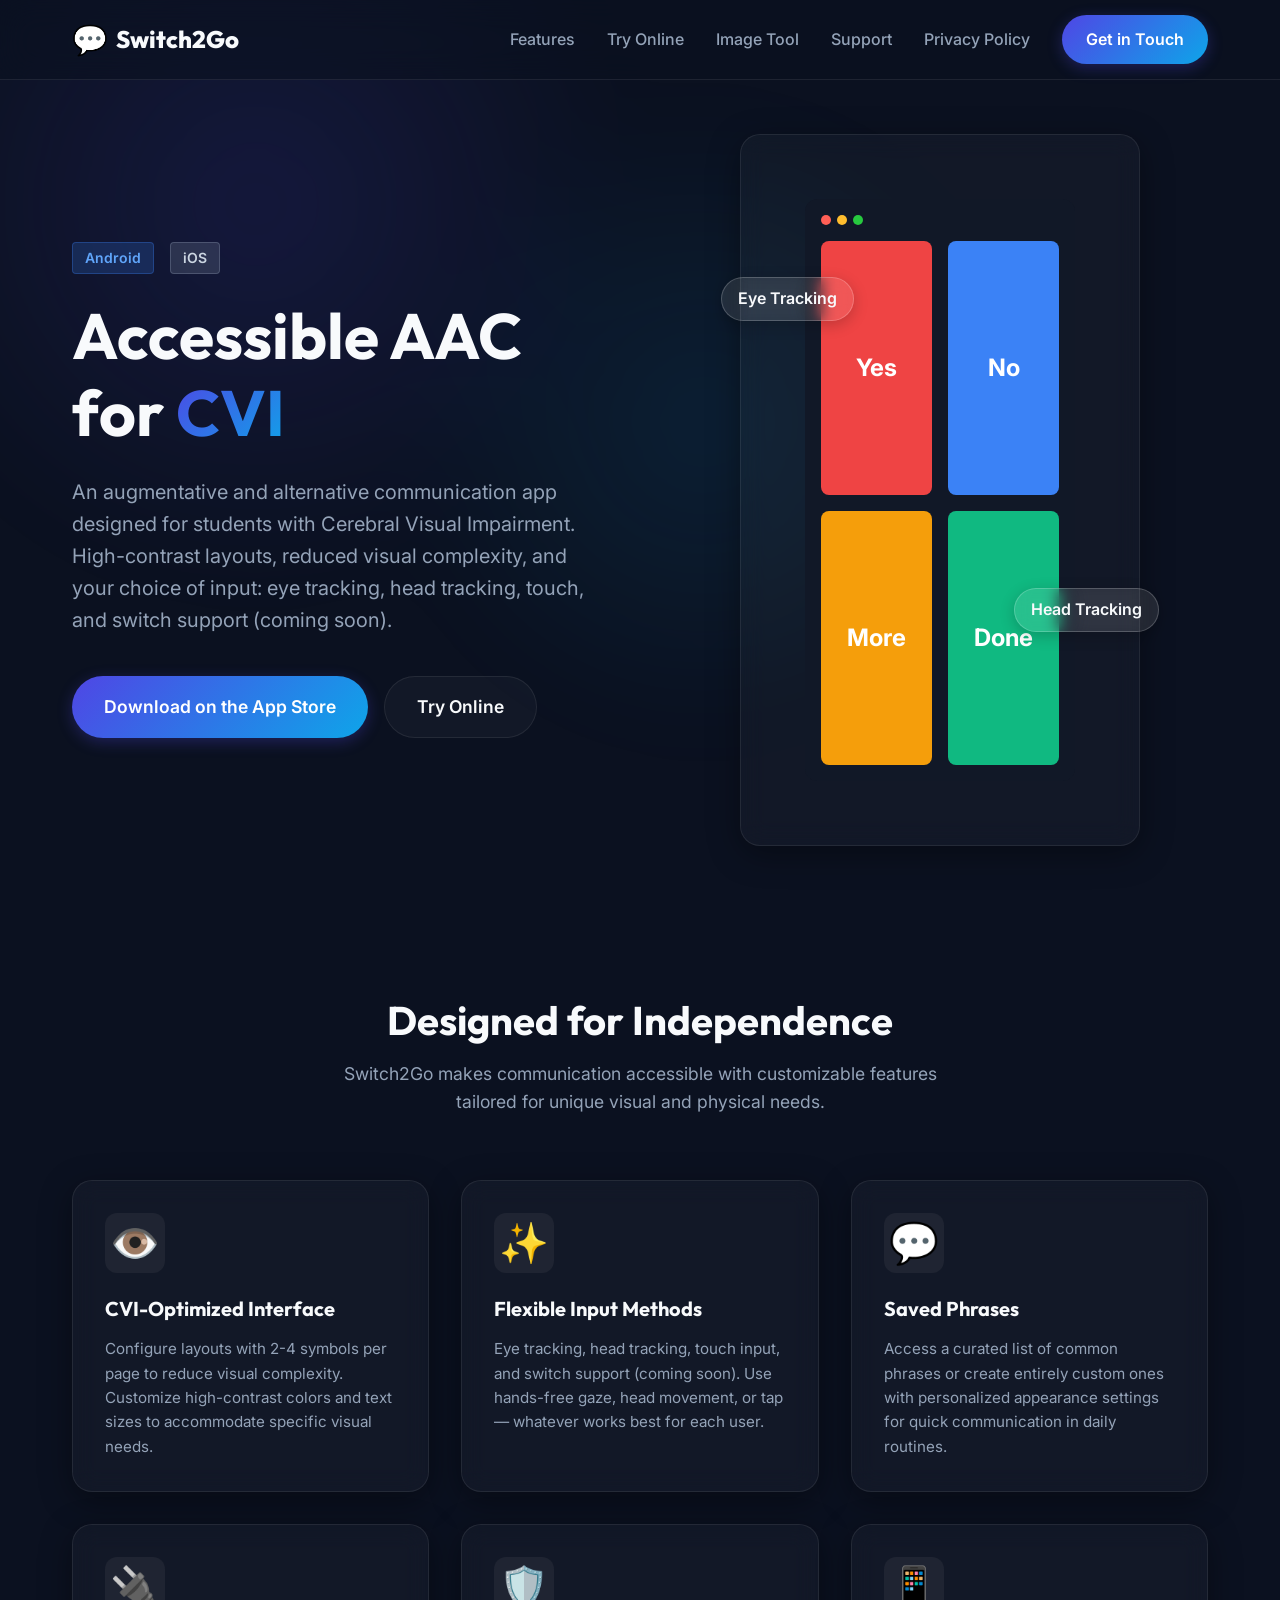
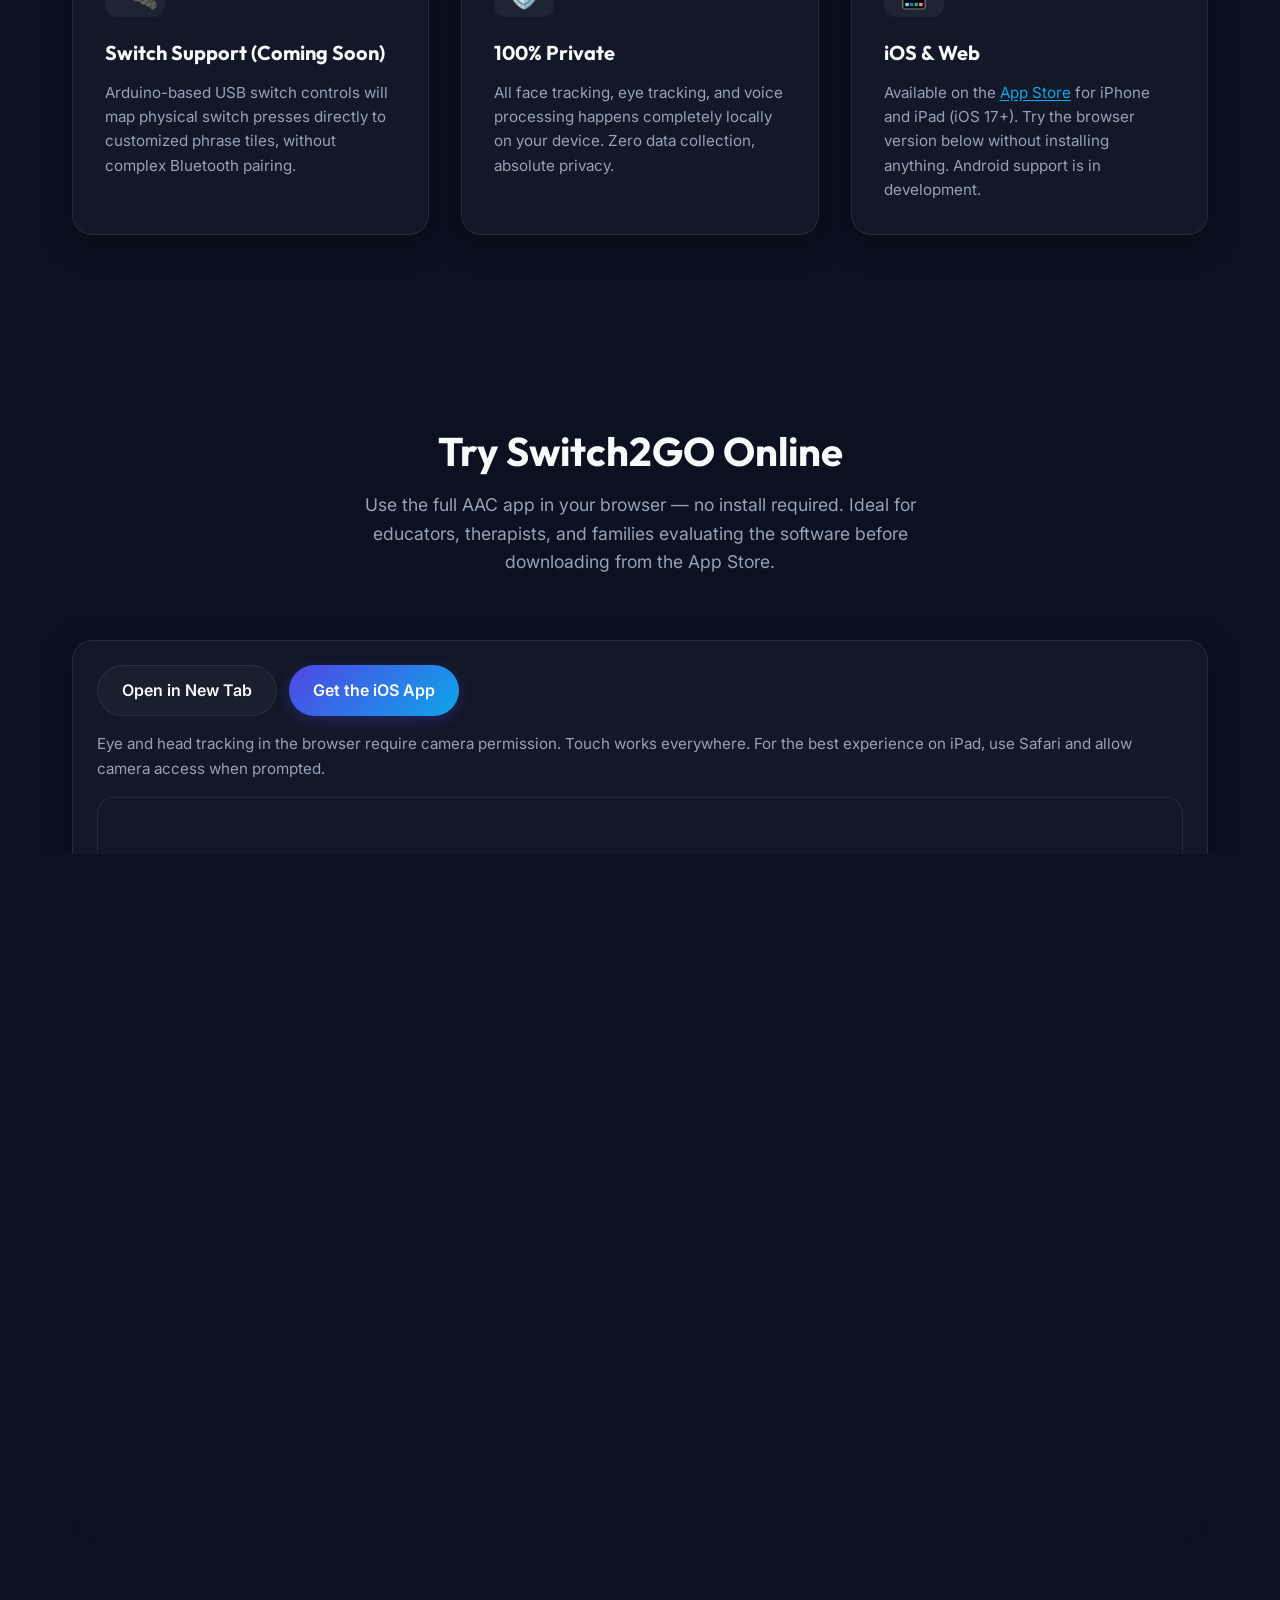
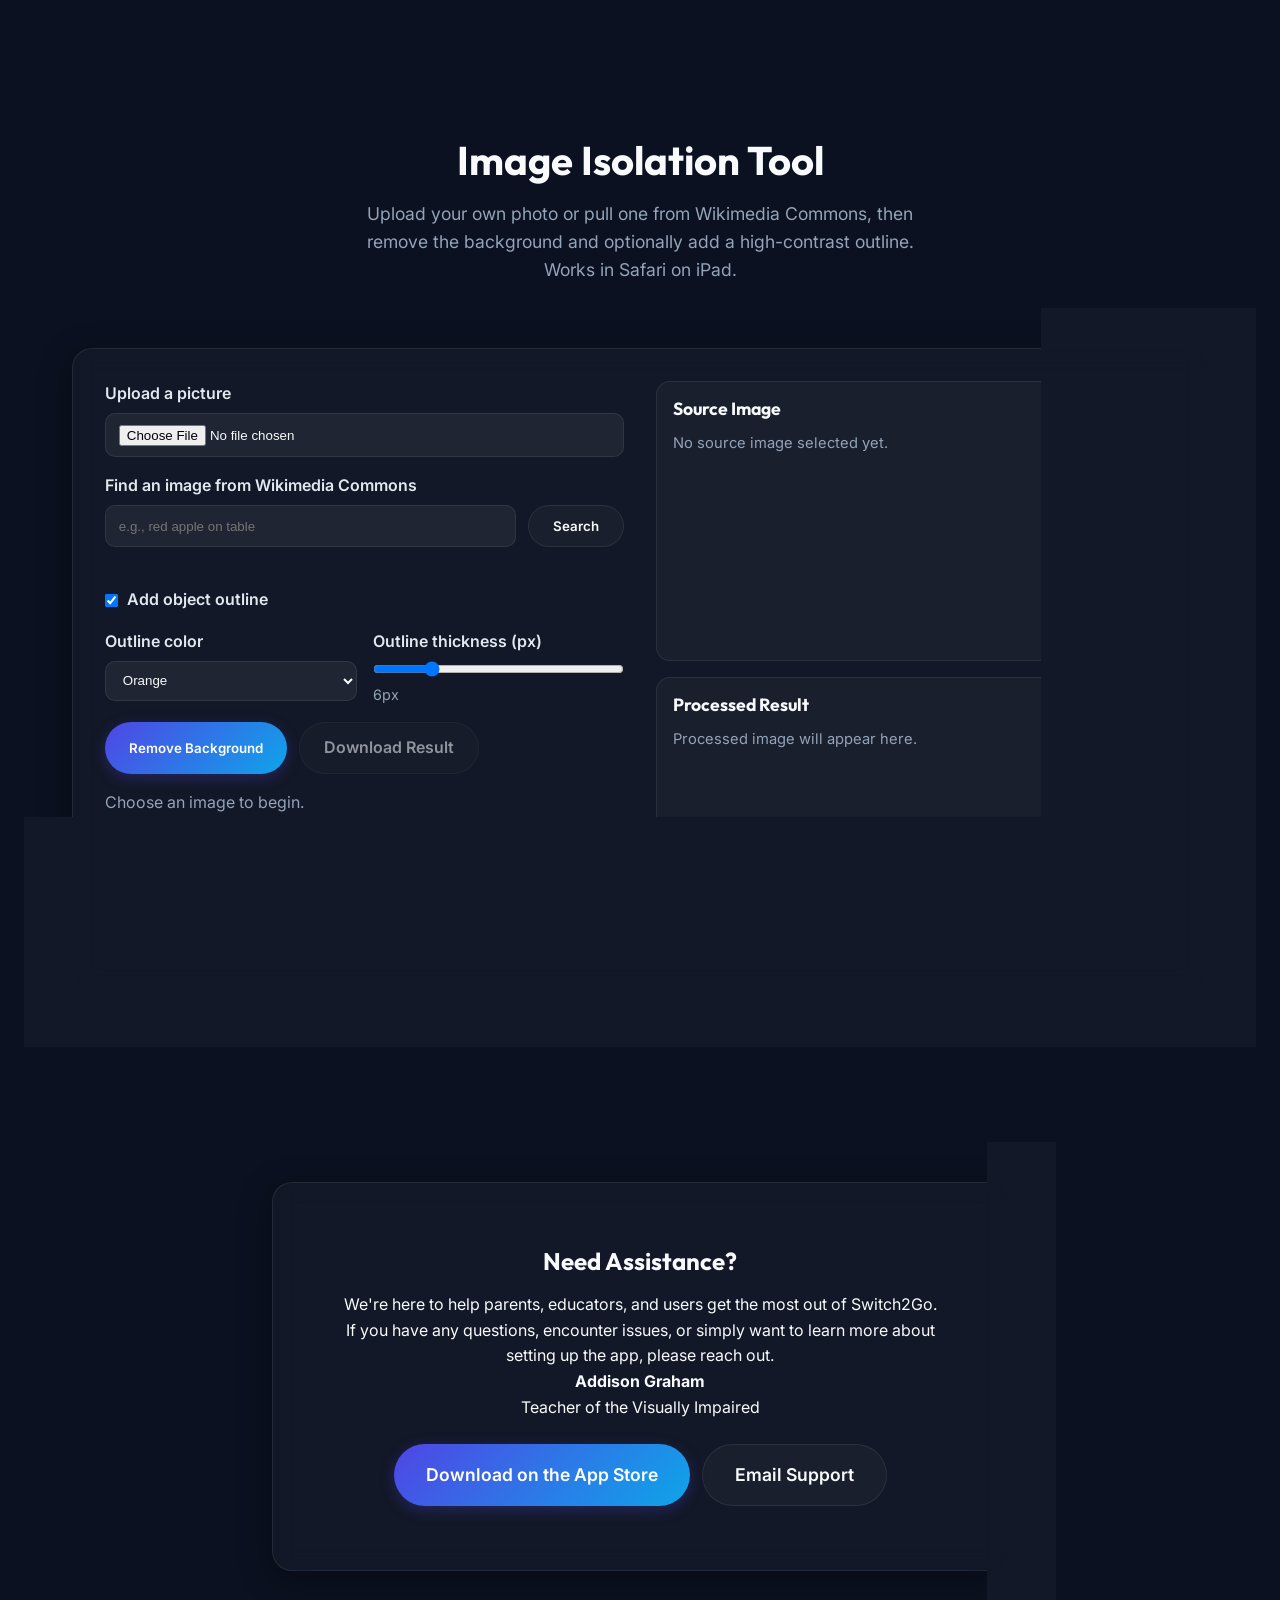
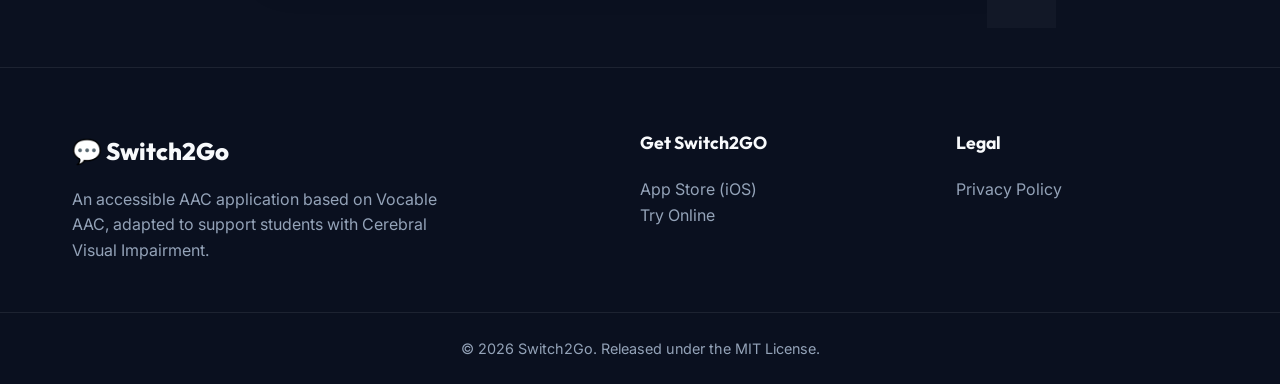
<file: index.html>
<!DOCTYPE html>
<html lang="en">
<head>
    <meta charset="UTF-8">
    <meta name="viewport" content="width=device-width, initial-scale=1.0">
    <title>Switch2Go | Accessible AAC for CVI</title>
    <link rel="icon" href="favicon.svg" type="image/svg+xml">
    <meta name="description" content="Switch2GO AAC for CVI — eye tracking, head tracking, and touch input. Download on the App Store or try free in your browser.">
    
    <!-- Google Fonts: Inter & Outfit -->
    <link rel="preconnect" href="https://fonts.googleapis.com">
    <link rel="preconnect" href="https://fonts.gstatic.com" crossorigin>
    <link href="https://fonts.googleapis.com/css2?family=Inter:wght@300;400;500;600&family=Outfit:wght@400;600;700;800&display=swap" rel="stylesheet">
    
    <!-- Styles -->
    <link rel="stylesheet" href="style.css">
</head>
<body>
    <div class="blob-bg"></div>

    <nav class="navbar glass">
        <div class="container nav-content">
            <a href="index.html" class="logo">
                <span class="logo-icon">💬</span>
                Switch2Go
            </a>
            <ul class="nav-links">
                <li><a href="#features" class="nav-link">Features</a></li>
                <li><a href="#try-online" class="nav-link">Try Online</a></li>
                <li><a href="#image-tool" class="nav-link">Image Tool</a></li>
                <li><a href="#support" class="nav-link">Support</a></li>
                <li><a href="privacy.html" class="nav-link">Privacy Policy</a></li>
                <li><a href="#support" class="btn btn-primary">Get in Touch</a></li>
            </ul>
            <button class="mobile-menu-btn" aria-label="Toggle Menu">
                <span></span>
                <span></span>
                <span></span>
            </button>
        </div>
    </nav>

    <main>
        <section class="hero">
            <div class="container hero-content">
                <div class="hero-text fade-in-up">
                    <div class="badges">
                        <span class="badge badge-android">Android</span>
                        <span class="badge badge-ios">iOS</span>
                    </div>
                    <h1 class="hero-title">Accessible AAC for <span class="text-gradient">CVI</span></h1>
                    <p class="hero-subtitle">
                        An augmentative and alternative communication app designed for students with Cerebral Visual Impairment. High-contrast layouts, reduced visual complexity, and your choice of input: eye tracking, head tracking, touch, and switch support (coming soon).
                    </p>
                    <div class="hero-cta">
                        <a href="https://apps.apple.com/gb/app/switch2go-aac/id6758625551" class="btn btn-primary btn-lg" rel="noopener noreferrer" target="_blank">Download on the App Store</a>
                        <a href="#try-online" class="btn btn-secondary btn-lg">Try Online</a>
                    </div>
                </div>
                <!-- Abstract Representation / Glass Card -->
                <div class="hero-visual fade-in-up delay-1">
                    <div class="glass-card visual-card">
                        <div class="mock-ui">
                            <div class="mock-header">
                                <div class="mock-dot red"></div>
                                <div class="mock-dot yellow"></div>
                                <div class="mock-dot green"></div>
                            </div>
                            <div class="mock-grid">
                                <div class="mock-tile tile-red">Yes</div>
                                <div class="mock-tile tile-blue">No</div>
                                <div class="mock-tile tile-yellow">More</div>
                                <div class="mock-tile tile-green">Done</div>
                            </div>
                        </div>
                        <div class="floating-badge badge-1">Eye Tracking</div>
                        <div class="floating-badge badge-2">Head Tracking</div>
                    </div>
                </div>
            </div>
        </section>

        <section id="features" class="features section">
            <div class="container">
                <div class="section-header text-center fade-in-up">
                    <h2>Designed for Independence</h2>
                    <p>Switch2Go makes communication accessible with customizable features tailored for unique visual and physical needs.</p>
                </div>

                <div class="features-grid">
                    <div class="feature-card glass-card fade-in-up">
                        <div class="feature-icon">👁️</div>
                        <h3>CVI-Optimized Interface</h3>
                        <p>Configure layouts with 2-4 symbols per page to reduce visual complexity. Customize high-contrast colors and text sizes to accommodate specific visual needs.</p>
                    </div>

                    <div class="feature-card glass-card fade-in-up delay-1">
                        <div class="feature-icon">✨</div>
                        <h3>Flexible Input Methods</h3>
                        <p>Eye tracking, head tracking, touch input, and switch support (coming soon). Use hands-free gaze, head movement, or tap — whatever works best for each user.</p>
                    </div>

                    <div class="feature-card glass-card fade-in-up delay-2">
                        <div class="feature-icon">💬</div>
                        <h3>Saved Phrases</h3>
                        <p>Access a curated list of common phrases or create entirely custom ones with personalized appearance settings for quick communication in daily routines.</p>
                    </div>

                    <div class="feature-card glass-card fade-in-up">
                        <div class="feature-icon">🔌</div>
                        <h3>Switch Support (Coming Soon)</h3>
                        <p>Arduino-based USB switch controls will map physical switch presses directly to customized phrase tiles, without complex Bluetooth pairing.</p>
                    </div>
                    
                    <div class="feature-card glass-card fade-in-up delay-1">
                        <div class="feature-icon">🛡️</div>
                        <h3>100% Private</h3>
                        <p>All face tracking, eye tracking, and voice processing happens completely locally on your device. Zero data collection, absolute privacy.</p>
                    </div>
                    
                    <div class="feature-card glass-card fade-in-up delay-2">
                        <div class="feature-icon">📱</div>
                        <h3>iOS &amp; Web</h3>
                        <p>Available on the <a href="https://apps.apple.com/gb/app/switch2go-aac/id6758625551" rel="noopener noreferrer" target="_blank">App Store</a> for iPhone and iPad (iOS 17+). Try the browser version below without installing anything. Android support is in development.</p>
                    </div>
                </div>
            </div>
        </section>

        <section id="try-online" class="section web-demo">
            <div class="container">
                <div class="section-header text-center fade-in-up">
                    <h2>Try Switch2GO Online</h2>
                    <p>Use the full AAC app in your browser — no install required. Ideal for educators, therapists, and families evaluating the software before downloading from the App Store.</p>
                </div>

                <div class="glass-card web-demo-card fade-in-up delay-1">
                    <div class="web-demo-actions">
                        <a href="https://grahamthetvi.github.io/Switch2GO_AAC_iPadOS/" class="btn btn-secondary" rel="noopener noreferrer" target="_blank">Open in New Tab</a>
                        <a href="https://apps.apple.com/gb/app/switch2go-aac/id6758625551" class="btn btn-primary" rel="noopener noreferrer" target="_blank">Get the iOS App</a>
                    </div>
                    <p class="web-demo-note">Eye and head tracking in the browser require camera permission. Touch works everywhere. For the best experience on iPad, use Safari and allow camera access when prompted.</p>
                    <div class="web-demo-frame-wrap">
                        <iframe
                            id="switch2go-web-demo"
                            class="web-demo-frame"
                            src="https://grahamthetvi.github.io/Switch2GO_AAC_iPadOS/"
                            title="Switch2GO AAC web app"
                            allow="camera; microphone"
                            loading="lazy"
                            referrerpolicy="no-referrer-when-downgrade"
                        ></iframe>
                    </div>
                </div>
            </div>
        </section>

        <section id="image-tool" class="section image-tool">
            <div class="container">
                <div class="section-header text-center fade-in-up">
                    <h2>Image Isolation Tool</h2>
                    <p>Upload your own photo or pull one from Wikimedia Commons, then remove the background and optionally add a high-contrast outline. Works in Safari on iPad.</p>
                </div>

                <div class="glass-card image-tool-card fade-in-up delay-1">
                    <div class="image-tool-grid">
                        <div class="tool-controls">
                            <div class="form-group">
                                <label for="local-image-input">Upload a picture</label>
                                <input id="local-image-input" type="file" accept="image/*">
                            </div>

                            <div class="form-group">
                                <label for="wikimedia-query">Find an image from Wikimedia Commons</label>
                                <div class="wikimedia-search-row">
                                    <input id="wikimedia-query" type="text" placeholder="e.g., red apple on table">
                                    <button id="wikimedia-search-btn" class="btn btn-secondary" type="button">Search</button>
                                </div>
                            </div>

                            <div id="wikimedia-results" class="wikimedia-results" aria-live="polite"></div>

                            <div class="form-group outline-toggle-row">
                                <input id="outline-enabled" type="checkbox" checked>
                                <label for="outline-enabled">Add object outline</label>
                            </div>

                            <div class="outline-controls">
                                <div class="form-group">
                                    <label for="outline-color">Outline color</label>
                                    <select id="outline-color" aria-label="Outline color">
                                        <option value="#000000">Black</option>
                                        <option value="#ffffff">White</option>
                                        <option value="#ef4444">Red</option>
                                        <option value="#f59e0b" selected>Orange</option>
                                        <option value="#eab308">Yellow</option>
                                        <option value="#22c55e">Green</option>
                                        <option value="#3b82f6">Blue</option>
                                        <option value="#8b5cf6">Purple</option>
                                        <option value="#ec4899">Pink</option>
                                    </select>
                                </div>
                                <div class="form-group">
                                    <label for="outline-thickness">Outline thickness (px)</label>
                                    <input id="outline-thickness" type="range" min="1" max="24" value="6">
                                    <span id="outline-thickness-value">6px</span>
                                </div>
                            </div>

                            <div class="tool-actions">
                                <button id="process-image-btn" class="btn btn-primary" type="button">Remove Background</button>
                                <a id="download-processed-btn" class="btn btn-secondary disabled" href="#" download="isolated-object.png" aria-disabled="true">Download Result</a>
                            </div>

                            <p id="image-tool-status" class="tool-status">Choose an image to begin.</p>
                        </div>

                        <div class="tool-preview">
                            <div class="preview-panel">
                                <h3>Source Image</h3>
                                <img id="source-preview" alt="Selected source preview">
                                <p id="source-placeholder" class="preview-placeholder">No source image selected yet.</p>
                            </div>

                            <div class="preview-panel">
                                <h3>Processed Result</h3>
                                <img id="processed-preview" alt="Processed image preview">
                                <p id="processed-placeholder" class="preview-placeholder">Processed image will appear here.</p>
                            </div>
                        </div>
                    </div>
                </div>
            </div>
        </section>
        <section id="support" class="support section">
            <div class="container container-sm">
                <div class="support-card glass-card fade-in-up">
                    <div class="support-content text-center">
                        <h2>Need Assistance?</h2>
                        <p>We're here to help parents, educators, and users get the most out of Switch2Go. If you have any questions, encounter issues, or simply want to learn more about setting up the app, please reach out.</p>
                        <div class="contact-info">
                            <strong>Addison Graham</strong><br>
                            Teacher of the Visually Impaired
                        </div>
                        <div class="support-actions">
                            <a href="https://apps.apple.com/gb/app/switch2go-aac/id6758625551" class="btn btn-primary btn-lg" rel="noopener noreferrer" target="_blank">Download on the App Store</a>
                            <a href="mailto:grahamthetvi@icloud.com" class="btn btn-secondary btn-lg">Email Support</a>
                        </div>
                    </div>
                </div>
            </div>
        </section>

    </main>

    <footer class="footer">
        <div class="container footer-content">
            <div class="footer-brand">
                <span class="logo">💬 Switch2Go</span>
                <p>An accessible AAC application based on Vocable AAC, adapted to support students with Cerebral Visual Impairment.</p>
            </div>
            <div class="footer-links">
                <h4>Get Switch2GO</h4>
                <ul>
                    <li><a href="https://apps.apple.com/gb/app/switch2go-aac/id6758625551" rel="noopener noreferrer" target="_blank">App Store (iOS)</a></li>
                    <li><a href="#try-online">Try Online</a></li>
                </ul>
            </div>
            <div class="footer-links">
                <h4>Legal</h4>
                <ul>
                    <li><a href="privacy.html">Privacy Policy</a></li>
                </ul>
            </div>
        </div>
        <div class="footer-bottom">
            <div class="container text-center">
                <p>&copy; 2026 Switch2Go. Released under the MIT License.</p>
            </div>
        </div>
    </footer>

    <script src="script.js"></script>
</body>
</html>
</file>
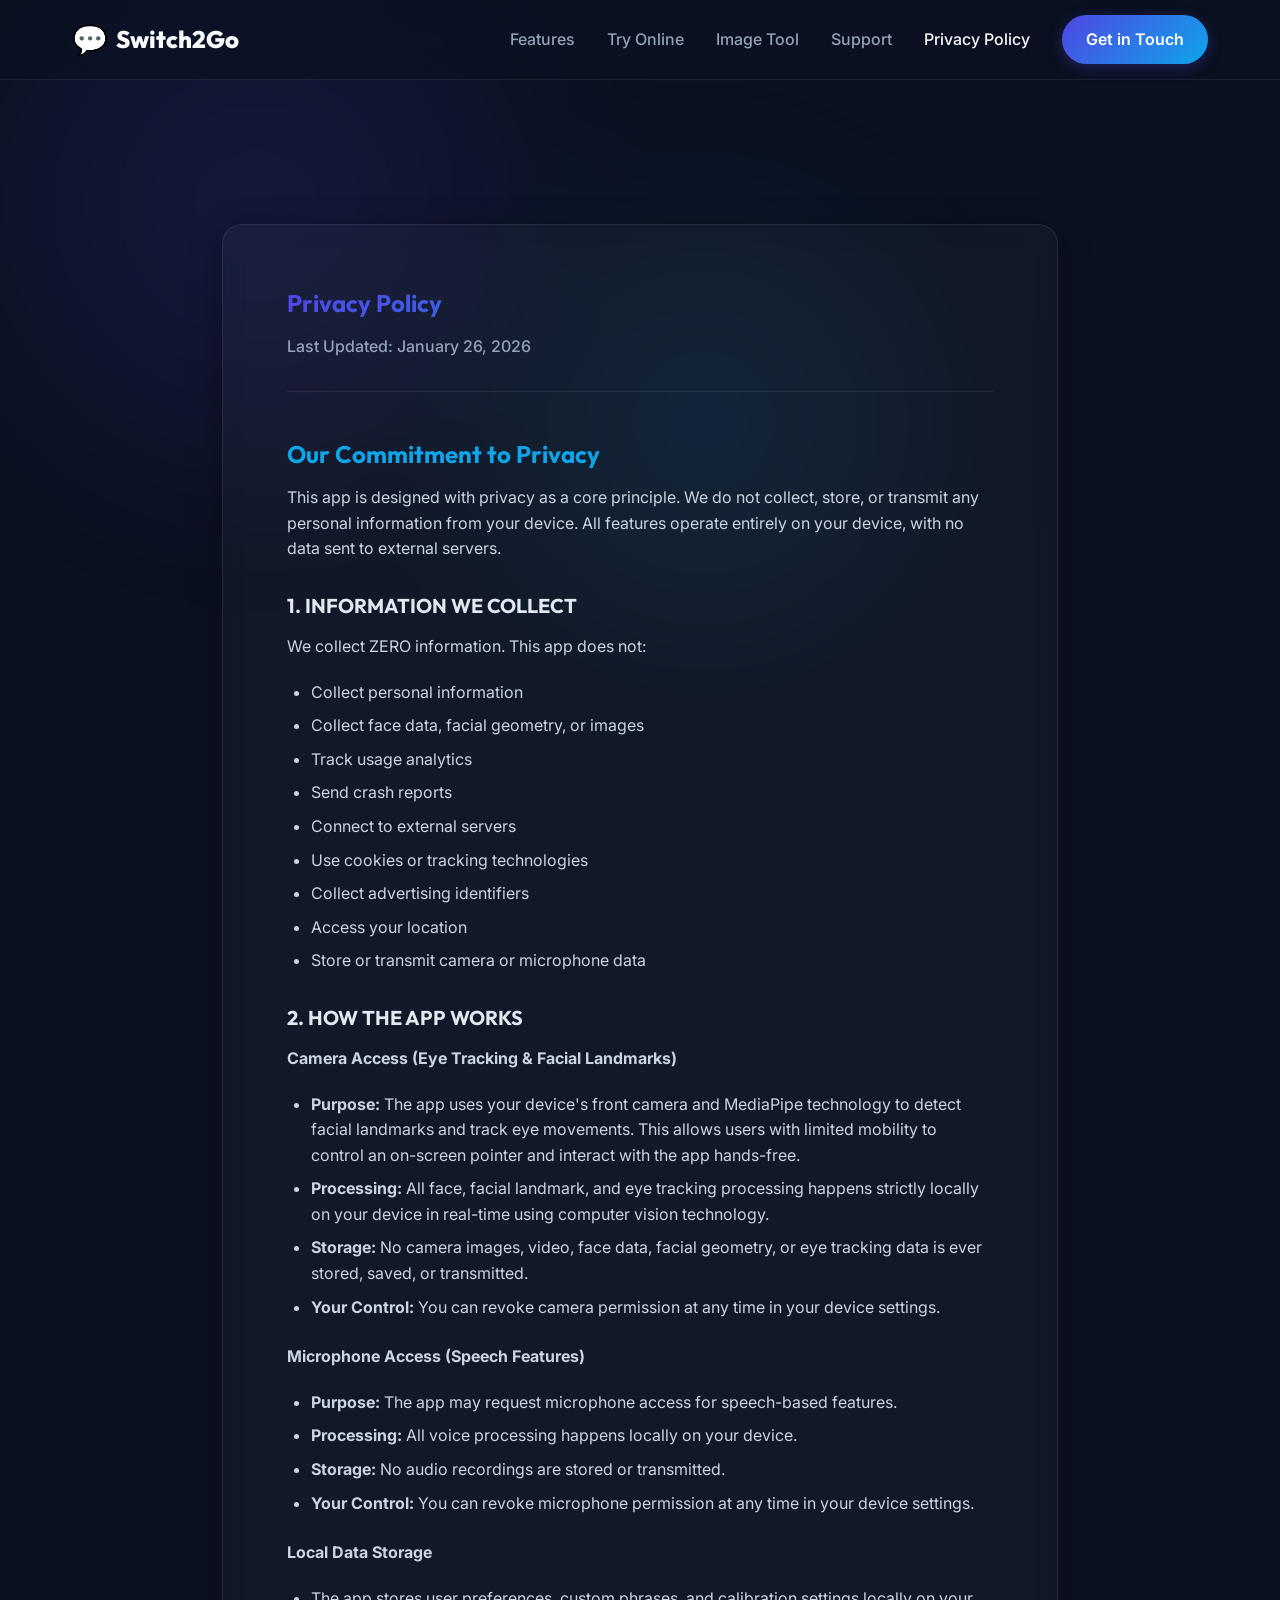
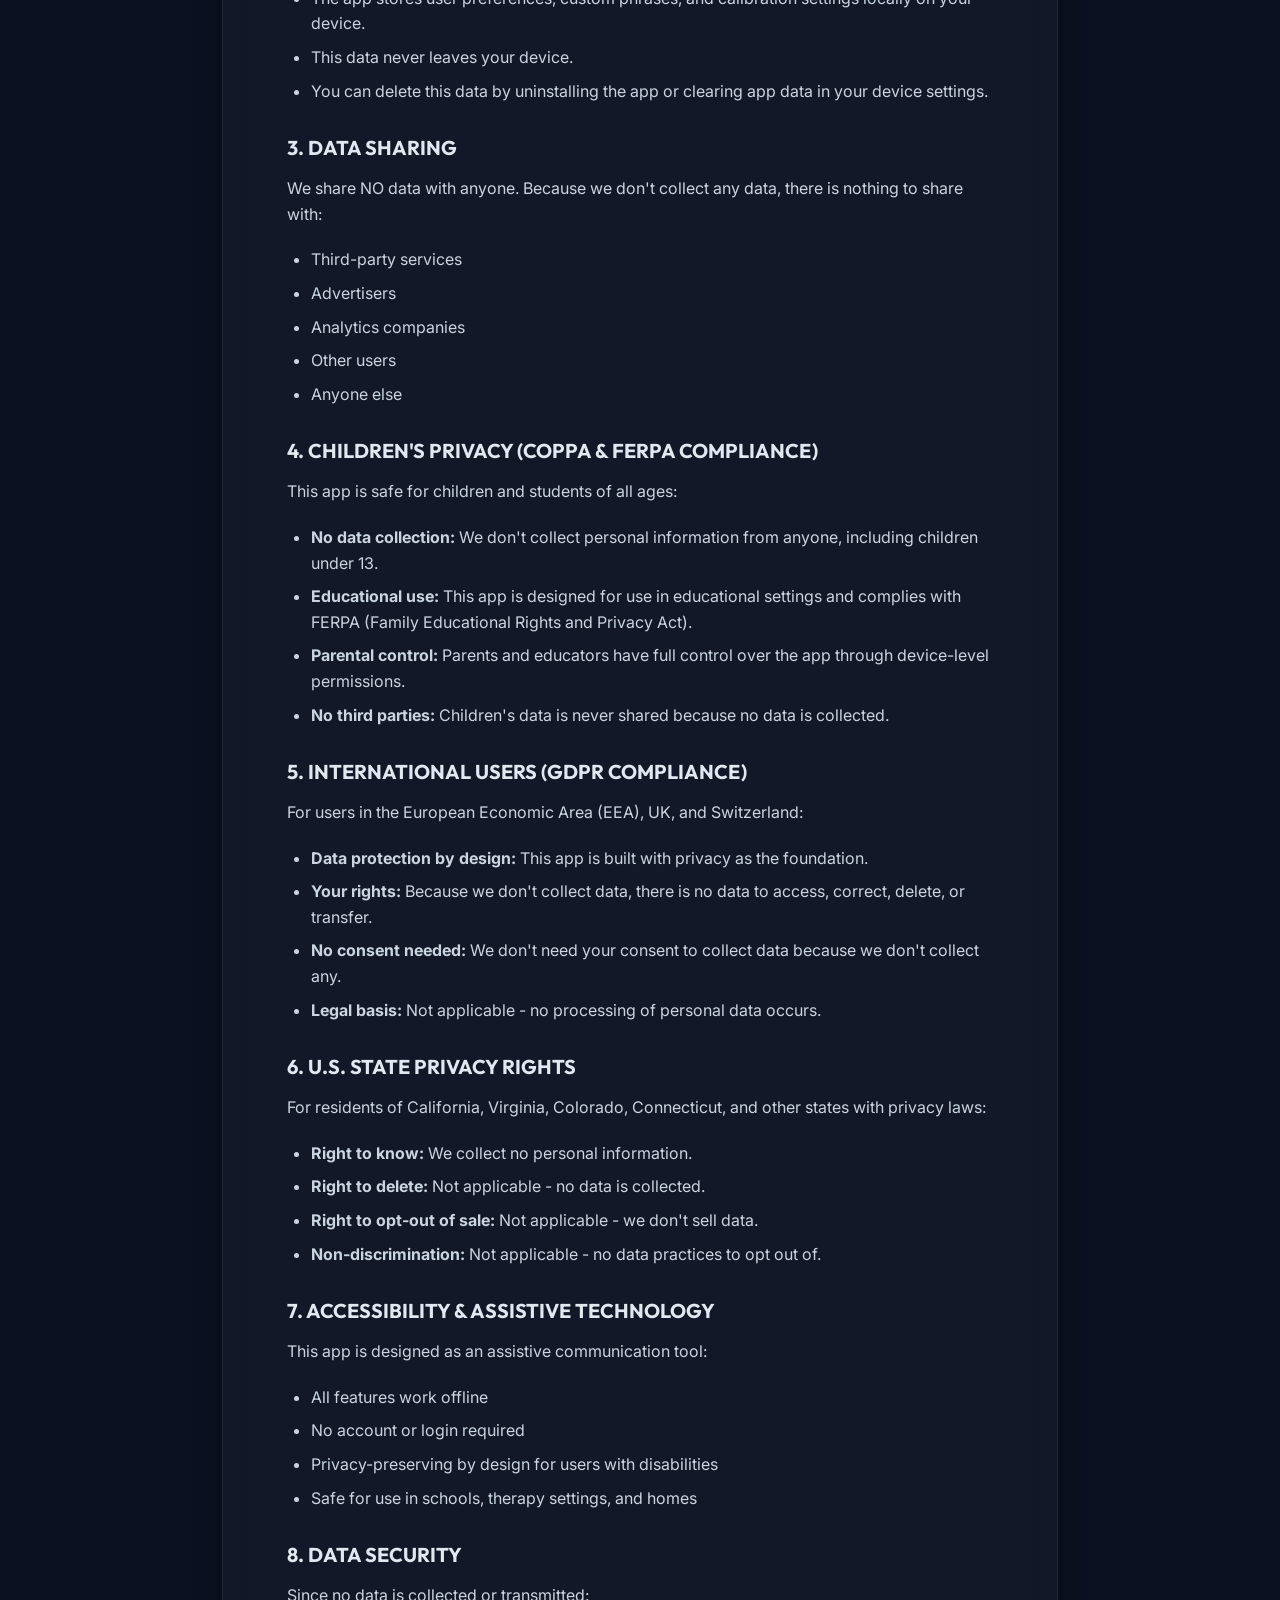
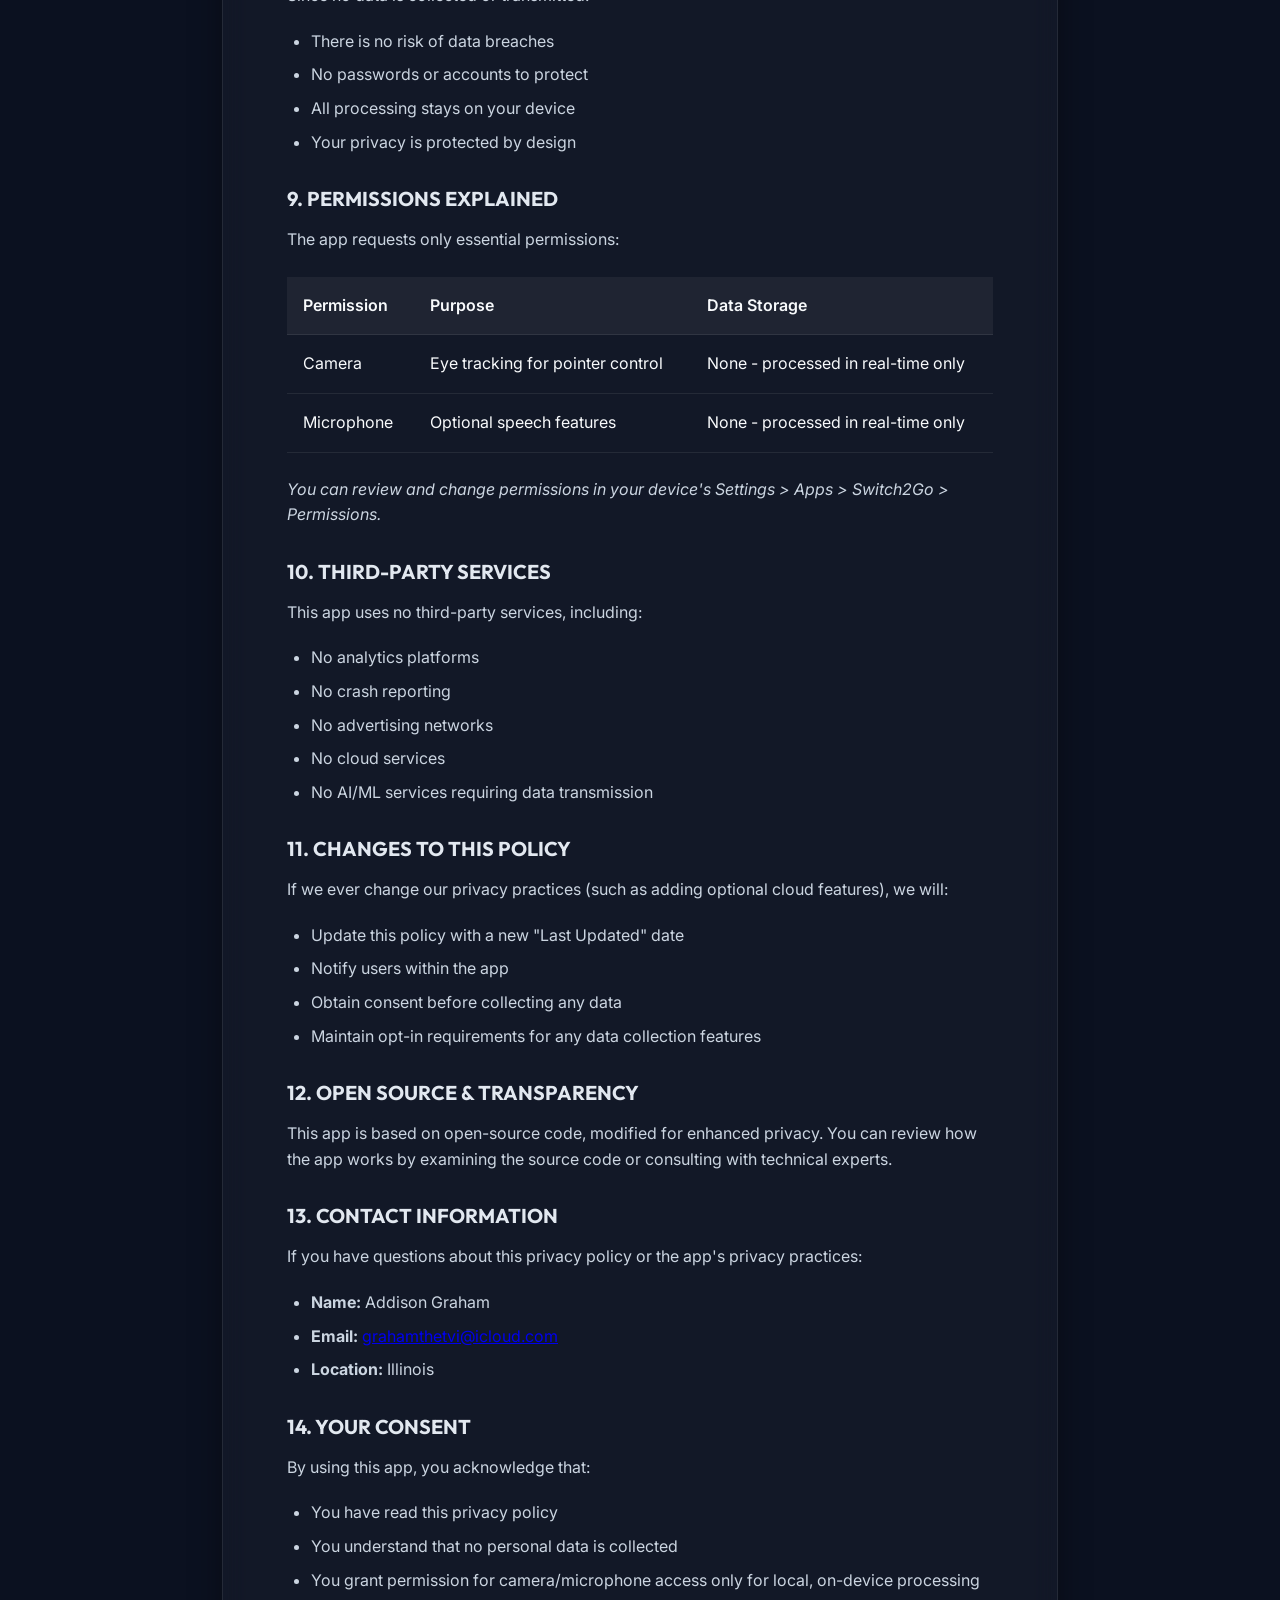
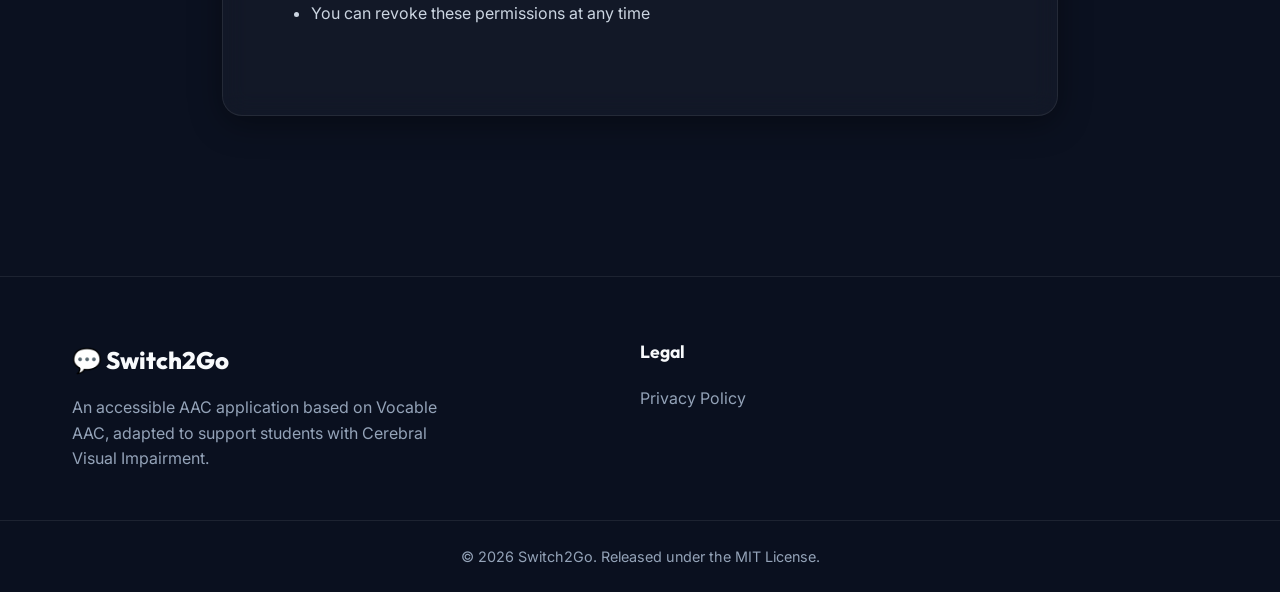
<file: privacy.html>
<!DOCTYPE html>
<html lang="en">

<head>
    <meta charset="UTF-8">
    <meta name="viewport" content="width=device-width, initial-scale=1.0">
    <title>Privacy Policy | Switch2Go</title>
    <link rel="icon" href="favicon.svg" type="image/svg+xml">
    <meta name="description" content="Privacy Policy for the Switch2Go AAC application.">

    <!-- Google Fonts: Inter & Outfit -->
    <link rel="preconnect" href="https://fonts.googleapis.com">
    <link rel="preconnect" href="https://fonts.gstatic.com" crossorigin>
    <link
        href="https://fonts.googleapis.com/css2?family=Inter:wght@300;400;500;600&family=Outfit:wght@400;600;700;800&display=swap"
        rel="stylesheet">

    <!-- Styles -->
    <link rel="stylesheet" href="style.css">
</head>

<body class="page-privacy">
    <div class="blob-bg"></div>

    <nav class="navbar glass">
        <div class="container nav-content">
            <a href="index.html" class="logo">
                <span class="logo-icon">💬</span>
                Switch2Go
            </a>
            <ul class="nav-links">
                <li><a href="index.html#features" class="nav-link">Features</a></li>
                <li><a href="index.html#try-online" class="nav-link">Try Online</a></li>
                <li><a href="index.html#image-tool" class="nav-link">Image Tool</a></li>
                <li><a href="index.html#support" class="nav-link">Support</a></li>
                <li><a href="privacy.html" class="nav-link active">Privacy Policy</a></li>
                <li><a href="index.html#support" class="btn btn-primary">Get in Touch</a></li>
            </ul>
            <button class="mobile-menu-btn" aria-label="Toggle Menu">
                <span></span>
                <span></span>
                <span></span>
            </button>
        </div>
    </nav>

    <main class="pt-32">
        <section class="section">
            <div class="container container-md">
                <div class="glass-card policy-card fade-in-up">
                    <header class="policy-header">
                        <h1 class="page-title text-gradient">Privacy Policy</h1>
                        <p class="last-updated">Last Updated: January 26, 2026</p>
                    </header>

                    <div class="prose">
                        <h3>Our Commitment to Privacy</h3>
                        <p>This app is designed with privacy as a core principle. We do not collect, store, or transmit
                            any personal information from your device. All features operate entirely on your device,
                            with no data sent to external servers.</p>

                        <h4>1. INFORMATION WE COLLECT</h4>
                        <p>We collect ZERO information. This app does not:</p>
                        <ul>
                            <li>Collect personal information</li>
                            <li>Collect face data, facial geometry, or images</li>
                            <li>Track usage analytics</li>
                            <li>Send crash reports</li>
                            <li>Connect to external servers</li>
                            <li>Use cookies or tracking technologies</li>
                            <li>Collect advertising identifiers</li>
                            <li>Access your location</li>
                            <li>Store or transmit camera or microphone data</li>
                        </ul>

                        <h4>2. HOW THE APP WORKS</h4>
                        <p><strong>Camera Access (Eye Tracking & Facial Landmarks)</strong></p>
                        <ul>
                            <li><strong>Purpose:</strong> The app uses your device's front camera and MediaPipe
                                technology to detect facial landmarks and track eye movements. This allows users with
                                limited mobility to control an on-screen pointer and interact with the app hands-free.
                            </li>
                            <li><strong>Processing:</strong> All face, facial landmark, and eye tracking processing
                                happens strictly locally on your device in real-time using computer vision technology.
                            </li>
                            <li><strong>Storage:</strong> No camera images, video, face data, facial geometry, or eye
                                tracking data is ever stored, saved, or transmitted.</li>
                            <li><strong>Your Control:</strong> You can revoke camera permission at any time in your
                                device settings.</li>
                        </ul>

                        <p><strong>Microphone Access (Speech Features)</strong></p>
                        <ul>
                            <li><strong>Purpose:</strong> The app may request microphone access for speech-based
                                features.</li>
                            <li><strong>Processing:</strong> All voice processing happens locally on your device.</li>
                            <li><strong>Storage:</strong> No audio recordings are stored or transmitted.</li>
                            <li><strong>Your Control:</strong> You can revoke microphone permission at any time in your
                                device settings.</li>
                        </ul>

                        <p><strong>Local Data Storage</strong></p>
                        <ul>
                            <li>The app stores user preferences, custom phrases, and calibration settings locally on
                                your device.</li>
                            <li>This data never leaves your device.</li>
                            <li>You can delete this data by uninstalling the app or clearing app data in your device
                                settings.</li>
                        </ul>

                        <h4>3. DATA SHARING</h4>
                        <p>We share NO data with anyone. Because we don't collect any data, there is nothing to share
                            with:</p>
                        <ul>
                            <li>Third-party services</li>
                            <li>Advertisers</li>
                            <li>Analytics companies</li>
                            <li>Other users</li>
                            <li>Anyone else</li>
                        </ul>

                        <h4>4. CHILDREN'S PRIVACY (COPPA & FERPA COMPLIANCE)</h4>
                        <p>This app is safe for children and students of all ages:</p>
                        <ul>
                            <li><strong>No data collection:</strong> We don't collect personal information from anyone,
                                including children under 13.</li>
                            <li><strong>Educational use:</strong> This app is designed for use in educational settings
                                and complies with FERPA (Family Educational Rights and Privacy Act).</li>
                            <li><strong>Parental control:</strong> Parents and educators have full control over the app
                                through device-level permissions.</li>
                            <li><strong>No third parties:</strong> Children's data is never shared because no data is
                                collected.</li>
                        </ul>

                        <h4>5. INTERNATIONAL USERS (GDPR COMPLIANCE)</h4>
                        <p>For users in the European Economic Area (EEA), UK, and Switzerland:</p>
                        <ul>
                            <li><strong>Data protection by design:</strong> This app is built with privacy as the
                                foundation.</li>
                            <li><strong>Your rights:</strong> Because we don't collect data, there is no data to access,
                                correct, delete, or transfer.</li>
                            <li><strong>No consent needed:</strong> We don't need your consent to collect data because
                                we don't collect any.</li>
                            <li><strong>Legal basis:</strong> Not applicable - no processing of personal data occurs.
                            </li>
                        </ul>

                        <h4>6. U.S. STATE PRIVACY RIGHTS</h4>
                        <p>For residents of California, Virginia, Colorado, Connecticut, and other states with privacy
                            laws:</p>
                        <ul>
                            <li><strong>Right to know:</strong> We collect no personal information.</li>
                            <li><strong>Right to delete:</strong> Not applicable - no data is collected.</li>
                            <li><strong>Right to opt-out of sale:</strong> Not applicable - we don't sell data.</li>
                            <li><strong>Non-discrimination:</strong> Not applicable - no data practices to opt out of.
                            </li>
                        </ul>

                        <h4>7. ACCESSIBILITY & ASSISTIVE TECHNOLOGY</h4>
                        <p>This app is designed as an assistive communication tool:</p>
                        <ul>
                            <li>All features work offline</li>
                            <li>No account or login required</li>
                            <li>Privacy-preserving by design for users with disabilities</li>
                            <li>Safe for use in schools, therapy settings, and homes</li>
                        </ul>

                        <h4>8. DATA SECURITY</h4>
                        <p>Since no data is collected or transmitted:</p>
                        <ul>
                            <li>There is no risk of data breaches</li>
                            <li>No passwords or accounts to protect</li>
                            <li>All processing stays on your device</li>
                            <li>Your privacy is protected by design</li>
                        </ul>

                        <h4>9. PERMISSIONS EXPLAINED</h4>
                        <p>The app requests only essential permissions:</p>
                        <div class="table-responsive">
                            <table class="table">
                                <thead>
                                    <tr>
                                        <th>Permission</th>
                                        <th>Purpose</th>
                                        <th>Data Storage</th>
                                    </tr>
                                </thead>
                                <tbody>
                                    <tr>
                                        <td>Camera</td>
                                        <td>Eye tracking for pointer control</td>
                                        <td>None - processed in real-time only</td>
                                    </tr>
                                    <tr>
                                        <td>Microphone</td>
                                        <td>Optional speech features</td>
                                        <td>None - processed in real-time only</td>
                                    </tr>
                                </tbody>
                            </table>
                        </div>
                        <p><em>You can review and change permissions in your device's Settings &gt; Apps &gt; Switch2Go
                                &gt; Permissions.</em></p>

                        <h4>10. THIRD-PARTY SERVICES</h4>
                        <p>This app uses no third-party services, including:</p>
                        <ul>
                            <li>No analytics platforms</li>
                            <li>No crash reporting</li>
                            <li>No advertising networks</li>
                            <li>No cloud services</li>
                            <li>No AI/ML services requiring data transmission</li>
                        </ul>

                        <h4>11. CHANGES TO THIS POLICY</h4>
                        <p>If we ever change our privacy practices (such as adding optional cloud features), we will:
                        </p>
                        <ul>
                            <li>Update this policy with a new "Last Updated" date</li>
                            <li>Notify users within the app</li>
                            <li>Obtain consent before collecting any data</li>
                            <li>Maintain opt-in requirements for any data collection features</li>
                        </ul>

                        <h4>12. OPEN SOURCE & TRANSPARENCY</h4>
                        <p>This app is based on open-source code, modified for enhanced privacy. You can review how the
                            app works by examining the source code or consulting with technical experts.</p>

                        <h4>13. CONTACT INFORMATION</h4>
                        <p>If you have questions about this privacy policy or the app's privacy practices:</p>
                        <ul>
                            <li><strong>Name:</strong> Addison Graham</li>
                            <li><strong>Email:</strong> <a
                                    href="mailto:grahamthetvi@icloud.com">grahamthetvi@icloud.com</a></li>
                            <li><strong>Location:</strong> Illinois</li>
                        </ul>

                        <h4>14. YOUR CONSENT</h4>
                        <p>By using this app, you acknowledge that:</p>
                        <ul>
                            <li>You have read this privacy policy</li>
                            <li>You understand that no personal data is collected</li>
                            <li>You grant permission for camera/microphone access only for local, on-device processing
                            </li>
                            <li>You can revoke these permissions at any time</li>
                        </ul>
                    </div>
                </div>
            </div>
        </section>
    </main>

    <footer class="footer">
        <div class="container footer-content">
            <div class="footer-brand">
                <span class="logo">💬 Switch2Go</span>
                <p>An accessible AAC application based on Vocable AAC, adapted to support students with Cerebral Visual
                    Impairment.</p>
            </div>
            <div class="footer-links">
                <h4>Legal</h4>
                <ul>
                    <li><a href="privacy.html">Privacy Policy</a></li>
                </ul>
            </div>
        </div>
        <div class="footer-bottom">
            <div class="container text-center">
                <p>&copy; 2026 Switch2Go. Released under the MIT License.</p>
            </div>
        </div>
    </footer>

    <script src="script.js"></script>
</body>

</html>
</file>
<file: style.css>
/* CSS Custom Properties for Theming */
:root {
    /* Colors - Dark Premium Theme */
    --bg-color: #0b1120;
    --bg-secondary: #111827;
    --text-primary: #f8fafc;
    --text-secondary: #94a3b8;
    
    /* Brand Colors for Accents */
    --accent-primary: #4f46e5;
    --accent-primary-hover: #6366f1;
    --accent-secondary: #0ea5e9;
    --accent-gradient: linear-gradient(135deg, var(--accent-primary), var(--accent-secondary));
    
    /* Switch2Go High Contrast UI Colors for visual */
    --cvi-red: #ef4444;
    --cvi-blue: #3b82f6;
    --cvi-yellow: #f59e0b;
    --cvi-green: #10b981;

    /* Glassmorphism */
    --glass-bg: rgba(255, 255, 255, 0.03);
    --glass-border: rgba(255, 255, 255, 0.08);
    --glass-shadow: 0 8px 32px 0 rgba(0, 0, 0, 0.37);

    /* Typography */
    --font-heading: 'Outfit', sans-serif;
    --font-body: 'Inter', sans-serif;
    
    /* Layout */
    --max-width: 1200px;
    --nav-height: 80px;
    
    /* Spacing */
    --spacing-sm: 0.5rem;
    --spacing-md: 1rem;
    --spacing-lg: 2rem;
    --spacing-xl: 4rem;
}

/* Reset & Base Styles */
* {
    margin: 0;
    padding: 0;
    box-sizing: border-box;
}

html {
    scroll-behavior: smooth;
}

body {
    font-family: var(--font-body);
    background-color: var(--bg-color);
    color: var(--text-primary);
    line-height: 1.6;
    overflow-x: hidden;
    position: relative;
    -webkit-font-smoothing: antialiased;
}

/* Dynamic Background Blob */
.blob-bg {
    position: fixed;
    top: -20%;
    left: -10%;
    width: 60vw;
    height: 60vw;
    max-width: 800px;
    max-height: 800px;
    background: radial-gradient(circle, rgba(79, 70, 229, 0.15) 0%, rgba(11, 17, 32, 0) 70%);
    border-radius: 50%;
    pointer-events: none;
    z-index: -1;
    filter: blur(40px);
    animation: blobAnim 20s infinite alternate;
}

.blob-bg::after {
    content: '';
    position: absolute;
    bottom: -20%;
    right: -50%;
    width: 50vw;
    height: 50vw;
    background: radial-gradient(circle, rgba(14, 165, 233, 0.1) 0%, rgba(11, 17, 32, 0) 70%);
    border-radius: 50%;
}

@keyframes blobAnim {
    0% { transform: translate(0, 0) scale(1); }
    100% { transform: translate(10%, 10%) scale(1.1); }
}

/* Typography */
h1, h2, h3, h4, h5, h6 {
    font-family: var(--font-heading);
    font-weight: 700;
    line-height: 1.2;
    margin-bottom: var(--spacing-md);
}

.text-gradient {
    background: var(--accent-gradient);
    -webkit-background-clip: text;
    -webkit-text-fill-color: transparent;
    background-clip: text;
}

.text-center { text-align: center; }

/* Components */
.container {
    width: 100%;
    max-width: var(--max-width);
    margin: 0 auto;
    padding: 0 var(--spacing-lg);
}

.container-sm { max-width: 800px; }
.container-md { max-width: 900px; }

.btn {
    display: inline-flex;
    align-items: center;
    justify-content: center;
    padding: 0.75rem 1.5rem;
    border-radius: 999px;
    font-family: var(--font-body);
    font-weight: 600;
    text-decoration: none;
    transition: all 0.3s cubic-bezier(0.4, 0, 0.2, 1);
    cursor: pointer;
    border: none;
}

.btn-primary {
    background: var(--accent-gradient);
    color: white;
    box-shadow: 0 4px 15px rgba(79, 70, 229, 0.3);
}

.btn-primary:hover {
    transform: translateY(-2px);
    box-shadow: 0 6px 20px rgba(79, 70, 229, 0.4);
    filter: brightness(1.1);
}

.btn-secondary {
    background: var(--glass-bg);
    color: var(--text-primary);
    border: 1px solid var(--glass-border);
}

.btn-secondary:hover {
    background: rgba(255, 255, 255, 0.1);
    transform: translateY(-2px);
}

.btn-lg {
    padding: 1rem 2rem;
    font-size: 1.1rem;
}

/* Glassmorphism Classes */
.glass {
    background: rgba(11, 17, 32, 0.6);
    -webkit-backdrop-filter: blur(16px);
    backdrop-filter: blur(16px);
    border-bottom: 1px solid var(--glass-border);
}

.glass-card {
    background: var(--glass-bg);
    -webkit-backdrop-filter: blur(12px);
    backdrop-filter: blur(12px);
    border: 1px solid var(--glass-border);
    border-radius: 20px;
    box-shadow: var(--glass-shadow);
    padding: var(--spacing-xl);
    transition: transform 0.3s ease, border-color 0.3s ease;
}

.glass-card:hover {
    border-color: rgba(255, 255, 255, 0.15);
    transform: translateY(-5px);
}

/* Navigation */
.navbar {
    position: fixed;
    top: 0;
    left: 0;
    width: 100%;
    height: var(--nav-height);
    z-index: 1000;
    display: flex;
    align-items: center;
}

.nav-content {
    display: flex;
    justify-content: space-between;
    align-items: center;
}

.logo {
    font-family: var(--font-heading);
    font-size: 1.5rem;
    font-weight: 800;
    color: var(--text-primary);
    text-decoration: none;
    display: flex;
    align-items: center;
    gap: 0.5rem;
}

.logo-icon {
    font-size: 1.8rem;
}

.nav-links {
    display: flex;
    gap: 2rem;
    list-style: none;
    align-items: center;
}

.nav-link {
    color: var(--text-secondary);
    text-decoration: none;
    font-weight: 500;
    transition: color 0.3s ease;
}

.nav-link:hover, .nav-link.active {
    color: var(--text-primary);
}

.mobile-menu-btn {
    display: none;
    background: transparent;
    border: none;
    cursor: pointer;
    flex-direction: column;
    gap: 5px;
}

.mobile-menu-btn span {
    width: 25px;
    height: 3px;
    background: var(--text-primary);
    border-radius: 3px;
    transition: all 0.3s;
}

/* Sections */
.section {
    padding: 6rem 0;
}

.pt-32 {
    padding-top: 8rem;
}

/* Hero Section */
.hero {
    min-height: 100vh;
    display: flex;
    align-items: center;
    padding-top: var(--nav-height);
}

.hero-content {
    display: grid;
    grid-template-columns: 1fr 1fr;
    gap: 4rem;
    align-items: center;
}

.hero-title {
    font-size: clamp(3rem, 5vw, 4.5rem);
    margin-bottom: 1.5rem;
}

.hero-subtitle {
    font-size: 1.25rem;
    color: var(--text-secondary);
    margin-bottom: 2.5rem;
    max-width: 600px;
}

.badges {
    display: flex;
    gap: 1rem;
    margin-bottom: 1.5rem;
}

.badge {
    padding: 0.25rem 0.75rem;
    border-radius: 4px;
    font-size: 0.875rem;
    font-weight: 600;
}

.badge-android {
    background: rgba(59, 130, 246, 0.2);
    color: #60a5fa;
    border: 1px solid rgba(59, 130, 246, 0.3);
}

.badge-ios {
    background: rgba(148, 163, 184, 0.2);
    color: #cbd5e1;
    border: 1px solid rgba(148, 163, 184, 0.3);
}

.hero-cta {
    display: flex;
    gap: 1rem;
}

/* Hero Visual / Mock UI */
.hero-visual {
    position: relative;
    display: flex;
    justify-content: center;
}

.visual-card {
    width: 100%;
    max-width: 400px;
    aspect-ratio: 9/16;
    display: flex;
    flex-direction: column;
    position: relative;
}

.mock-ui {
    background: var(--bg-secondary);
    border-radius: 12px;
    height: 100%;
    padding: 1rem;
    display: flex;
    flex-direction: column;
    gap: 1rem;
}

.mock-header {
    display: flex;
    gap: 6px;
}

.mock-dot {
    width: 10px;
    height: 10px;
    border-radius: 50%;
}

.mock-dot.red { background: #ff5f56; }
.mock-dot.yellow { background: #ffbd2e; }
.mock-dot.green { background: #27c93f; }

.mock-grid {
    flex: 1;
    display: grid;
    grid-template-columns: 1fr 1fr;
    grid-template-rows: 1fr 1fr;
    gap: 1rem;
}

.mock-tile {
    border-radius: 8px;
    display: flex;
    align-items: center;
    justify-content: center;
    font-size: 1.5rem;
    font-weight: bold;
    color: white;
}

.tile-red { background-color: var(--cvi-red); }
.tile-blue { background-color: var(--cvi-blue); }
.tile-yellow { background-color: var(--cvi-yellow); }
.tile-green { background-color: var(--cvi-green); }

.floating-badge {
    position: absolute;
    background: rgba(255, 255, 255, 0.1);
    -webkit-backdrop-filter: blur(8px);
    backdrop-filter: blur(8px);
    border: 1px solid rgba(255, 255, 255, 0.2);
    padding: 0.5rem 1rem;
    border-radius: 999px;
    font-weight: 600;
    box-shadow: 0 4px 15px rgba(0, 0, 0, 0.2);
}

.badge-1 {
    top: 20%;
    left: -20px;
    animation: float 6s ease-in-out infinite;
}

.badge-2 {
    bottom: 30%;
    right: -20px;
    animation: float 5s ease-in-out infinite alternate-reverse;
}

@keyframes float {
    0% { transform: translateY(0px); }
    50% { transform: translateY(-10px); }
    100% { transform: translateY(0px); }
}

/* Features Section */
.section-header {
    margin-bottom: 4rem;
}

.section-header h2 {
    font-size: 2.5rem;
}

.section-header p {
    color: var(--text-secondary);
    max-width: 600px;
    margin: 0 auto;
    font-size: 1.1rem;
}

.features-grid {
    display: grid;
    grid-template-columns: repeat(auto-fit, minmax(300px, 1fr));
    gap: 2rem;
}

.feature-card {
    padding: 2rem;
}

.feature-icon {
    font-size: 2.5rem;
    margin-bottom: 1.5rem;
    background: rgba(255, 255, 255, 0.05);
    width: 60px;
    height: 60px;
    display: flex;
    align-items: center;
    justify-content: center;
    border-radius: 12px;
}

.feature-card h3 {
    font-size: 1.25rem;
    margin-bottom: 1rem;
}

.feature-card p {
    color: var(--text-secondary);
    font-size: 0.95rem;
}

/* Image Tool */
.image-tool-card {
    padding: 2rem;
}

.image-tool-grid {
    display: grid;
    grid-template-columns: 1fr 1fr;
    gap: 2rem;
}

.tool-controls {
    display: flex;
    flex-direction: column;
    gap: 1rem;
}

.form-group {
    display: flex;
    flex-direction: column;
    gap: 0.4rem;
}

.form-group label {
    font-weight: 600;
    color: #e2e8f0;
}

.form-group input[type="text"],
.form-group input[type="file"],
.form-group select {
    width: 100%;
    background: rgba(255, 255, 255, 0.06);
    color: var(--text-primary);
    border: 1px solid var(--glass-border);
    border-radius: 10px;
    padding: 0.65rem 0.8rem;
}

.form-group input[type="file"] {
    cursor: pointer;
}

.wikimedia-search-row {
    display: flex;
    gap: 0.75rem;
}

.wikimedia-search-row .btn {
    white-space: nowrap;
}

.wikimedia-results {
    display: grid;
    grid-template-columns: repeat(auto-fit, minmax(105px, 1fr));
    gap: 0.65rem;
    max-height: 260px;
    overflow-y: auto;
    padding: 0.25rem;
}

.wikimedia-result-item {
    border: 1px solid var(--glass-border);
    background: rgba(255, 255, 255, 0.04);
    border-radius: 10px;
    padding: 0.4rem;
    color: var(--text-primary);
    text-align: left;
    cursor: pointer;
}

.wikimedia-result-item.active {
    border-color: var(--accent-secondary);
    box-shadow: 0 0 0 2px rgba(14, 165, 233, 0.25);
}

.wikimedia-result-item img {
    width: 100%;
    height: 78px;
    object-fit: cover;
    border-radius: 8px;
    margin-bottom: 0.4rem;
}

.wikimedia-result-item span {
    display: block;
    font-size: 0.75rem;
    color: #cbd5e1;
    line-height: 1.3;
}

.outline-toggle-row {
    flex-direction: row;
    align-items: center;
    gap: 0.55rem;
}

.outline-controls {
    display: grid;
    grid-template-columns: 1fr 1fr;
    gap: 1rem;
}

.outline-controls input[type="range"] {
    width: 100%;
}

.form-group select {
    cursor: pointer;
    appearance: auto;
}

#outline-thickness-value {
    color: var(--text-secondary);
    font-size: 0.9rem;
}

.tool-actions {
    display: flex;
    gap: 0.75rem;
    flex-wrap: wrap;
}

.btn.disabled {
    pointer-events: none;
    opacity: 0.55;
}

.tool-status {
    color: var(--text-secondary);
}

.tool-preview {
    display: grid;
    gap: 1rem;
}

.preview-panel {
    background: rgba(255, 255, 255, 0.03);
    border: 1px solid var(--glass-border);
    border-radius: 14px;
    padding: 1rem;
    min-height: 280px;
}

.preview-panel h3 {
    font-size: 1.1rem;
    margin-bottom: 0.75rem;
}

.preview-panel img {
    width: 100%;
    max-height: 280px;
    object-fit: contain;
    border-radius: 10px;
    background-image: linear-gradient(45deg, rgba(255, 255, 255, 0.07) 25%, transparent 25%, transparent 75%, rgba(255, 255, 255, 0.07) 75%), linear-gradient(45deg, rgba(255, 255, 255, 0.07) 25%, transparent 25%, transparent 75%, rgba(255, 255, 255, 0.07) 75%);
    background-position: 0 0, 8px 8px;
    background-size: 16px 16px;
    display: none;
}

.preview-panel img.visible {
    display: block;
}

.preview-placeholder {
    color: var(--text-secondary);
    font-size: 0.92rem;
}

/* Privacy Policy Content Formatting */
/* Policy content visible by default - avoids IntersectionObserver issues in small popups (e.g. App Store) */
.page-privacy .policy-card.fade-in-up {
    opacity: 1;
    transform: none;
}

.policy-card {
    margin-bottom: 4rem;
}

.policy-header {
    margin-bottom: 3rem;
    border-bottom: 1px solid var(--glass-border);
    padding-bottom: 2rem;
}

.last-updated {
    color: var(--text-secondary);
    font-weight: 500;
}

.prose {
    color: var(--text-primary);
}

.prose h3 {
    font-size: 1.5rem;
    color: var(--accent-secondary);
    margin-top: 2.5rem;
    margin-bottom: 1rem;
}

.prose h4 {
    font-size: 1.25rem;
    margin-top: 2rem;
    margin-bottom: 1rem;
    color: #e2e8f0;
}

.prose p {
    margin-bottom: 1.25rem;
    color: #cbd5e1;
}

.prose ul, .prose ol {
    margin-bottom: 1.5rem;
    padding-left: 1.5rem;
    color: #cbd5e1;
}

.prose li {
    margin-bottom: 0.5rem;
}

.table-responsive {
    overflow-x: auto;
    margin: 1.5rem 0;
}

.table {
    width: 100%;
    border-collapse: collapse;
    min-width: 600px;
}

.table th, .table td {
    padding: 1rem;
    text-align: left;
    border-bottom: 1px solid var(--glass-border);
}

.table th {
    background: rgba(255, 255, 255, 0.05);
    font-weight: 600;
}

/* Footer */
.footer {
    background: rgba(11, 17, 32, 0.8);
    border-top: 1px solid var(--glass-border);
    padding-top: 4rem;
}

.footer-content {
    display: grid;
    grid-template-columns: 2fr 1fr 1fr;
    gap: 4rem;
    margin-bottom: 3rem;
}

.feature-card a {
    color: var(--accent-secondary);
    text-decoration: underline;
    text-underline-offset: 2px;
}

.feature-card a:hover {
    color: #7dd3fc;
}

/* Web demo embed */
.web-demo-card {
    padding: 1.5rem;
}

.web-demo-actions {
    display: flex;
    flex-wrap: wrap;
    gap: 0.75rem;
    margin-bottom: 1rem;
}

.web-demo-note {
    color: var(--text-secondary);
    font-size: 0.95rem;
    margin-bottom: 1rem;
}

.web-demo-frame-wrap {
    border: 1px solid var(--glass-border);
    border-radius: 16px;
    overflow: hidden;
    background: var(--bg-secondary);
    min-height: min(80vh, 900px);
}

.web-demo-frame {
    display: block;
    width: 100%;
    height: min(80vh, 900px);
    border: 0;
}

.support-actions {
    display: flex;
    flex-wrap: wrap;
    gap: 0.75rem;
    justify-content: center;
    margin-top: 1.5rem;
}

.footer-brand p {
    color: var(--text-secondary);
    margin-top: 1rem;
    max-width: 400px;
}

.footer-links h4 {
    font-size: 1.1rem;
    margin-bottom: 1.5rem;
}

.footer-links ul {
    list-style: none;
}

.footer-links a {
    color: var(--text-secondary);
    text-decoration: none;
    transition: color 0.2s;
}

.footer-links a:hover {
    color: var(--text-primary);
}

.footer-bottom {
    border-top: 1px solid var(--glass-border);
    padding: 1.5rem 0;
    color: var(--text-secondary);
    font-size: 0.9rem;
}

/* Utility */
.mt-4 {
    margin-top: 1.5rem;
}

/* Animations — only hide content when JS will reveal it */
.js .fade-in-up {
    opacity: 0;
    transform: translateY(20px);
    transition: opacity 0.8s ease, transform 0.8s ease;
}

.js .fade-in-up.visible {
    opacity: 1;
    transform: translateY(0);
}

/* Above-the-fold hero: visible immediately (no flash of blank content) */
.js .hero .fade-in-up {
    opacity: 1;
    transform: translateY(0);
}

.delay-1 { transition-delay: 0.2s; }
.delay-2 { transition-delay: 0.4s; }

@media (prefers-reduced-motion: reduce) {
    html {
        scroll-behavior: auto;
    }

    .js .fade-in-up,
    .js .fade-in-up.visible,
    .js .hero .fade-in-up {
        opacity: 1;
        transform: none;
        transition: none;
    }

    .blob-bg {
        animation: none;
    }

    .floating-badge {
        animation: none;
    }
}

/* Responsive Design */
@media (max-width: 900px) {
    .hero-content {
        grid-template-columns: 1fr;
        text-align: center;
    }
    
    .hero-subtitle {
        margin: 0 auto 2.5rem;
    }
    
    .hero-cta {
        justify-content: center;
    }
    
    .hero-visual {
        margin-top: 2rem;
    }

    .image-tool-grid,
    .outline-controls {
        grid-template-columns: 1fr;
    }
    
    .footer-content {
        grid-template-columns: 1fr;
        gap: 2rem;
    }
}

@media (max-width: 768px) {
    .nav-links {
        display: none;
        position: absolute;
        top: var(--nav-height);
        left: 0;
        width: 100%;
        background: var(--bg-secondary);
        flex-direction: column;
        padding: 2rem 0;
        border-bottom: 1px solid var(--glass-border);
    }
    
    .nav-links.active {
        display: flex;
    }
    
    .mobile-menu-btn {
        display: flex;
    }
    
    .hero-title {
        font-size: 2.5rem;
    }
}
</file>
